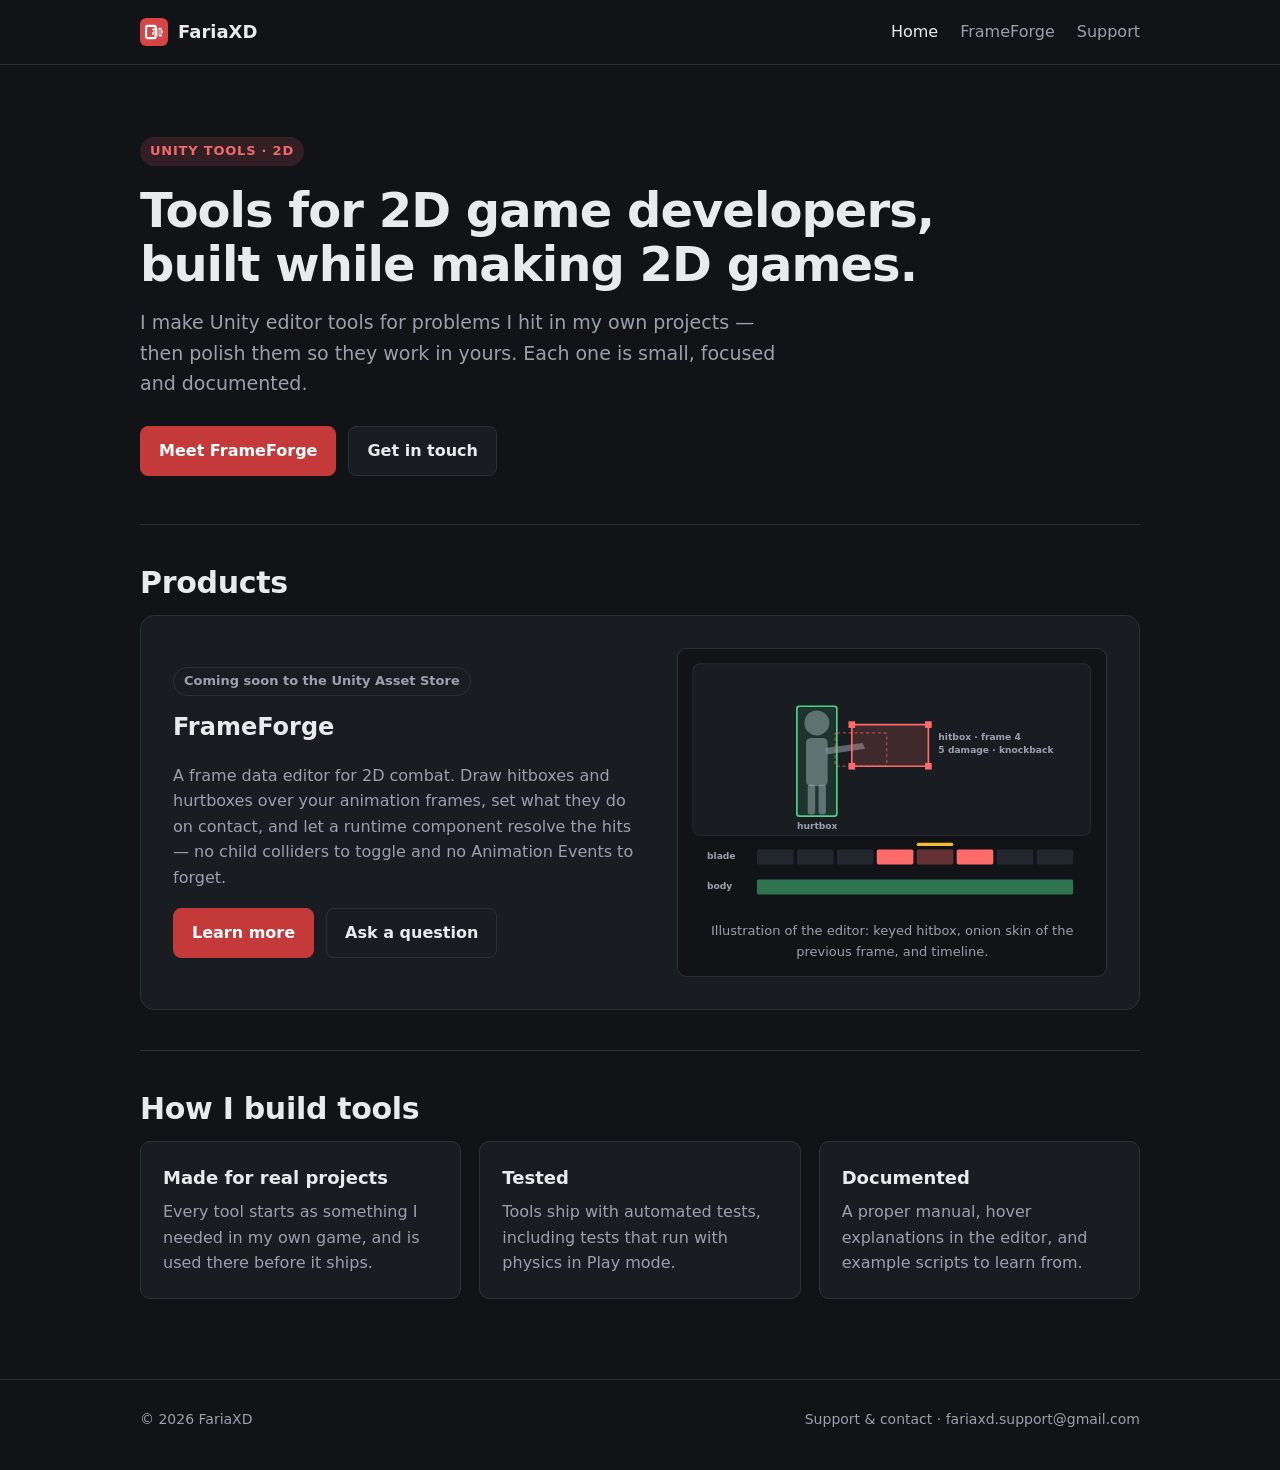
<file: index.html>
<!doctype html>
<html lang="en">
<head>
  <meta charset="utf-8">
  <meta name="viewport" content="width=device-width, initial-scale=1">
  <meta name="color-scheme" content="dark">
  <title>FariaXD — Tools for 2D game developers</title>
  <meta name="description" content="FariaXD makes Unity tools for 2D game developers, built while making 2D games. Home of FrameForge, a frame data editor for 2D combat.">
  <link rel="icon" href="/assets/logo.svg" type="image/svg+xml">
  <link rel="stylesheet" href="/assets/style.css">
</head>
<body>
  <header class="site-header">
    <div class="wrap">
      <a class="logo" href="/"><img src="/assets/logo.svg" alt="" width="28" height="28"> FariaXD</a>
      <nav class="nav" aria-label="Main">
        <a href="/" aria-current="page">Home</a>
        <a href="/frameforge/">FrameForge</a>
        <a href="/support/">Support</a>
      </nav>
    </div>
  </header>

  <main>
    <div class="wrap">
      <section class="hero">
        <span class="eyebrow">Unity tools · 2D</span>
        <h1>Tools for 2D game developers,<br>built while making 2D games.</h1>
        <p class="lead">I make Unity editor tools for problems I hit in my own projects — then polish them
          so they work in yours. Each one is small, focused and documented.</p>
        <div class="actions">
          <a class="btn primary" href="/frameforge/">Meet FrameForge</a>
          <a class="btn" href="/support/">Get in touch</a>
        </div>
      </section>

      <section>
        <h2>Products</h2>
        <div class="product">
          <div>
            <span class="status">Coming soon to the Unity Asset Store</span>
            <h3 style="font-size:24px">FrameForge</h3>
            <p>A frame data editor for 2D combat. Draw hitboxes and hurtboxes over your animation
              frames, set what they do on contact, and let a runtime component resolve the hits —
              no child colliders to toggle and no Animation Events to forget.</p>
            <div class="actions" style="margin-top:18px">
              <a class="btn primary" href="/frameforge/">Learn more</a>
              <a class="btn" href="/support/">Ask a question</a>
            </div>
          </div>
          <figure class="figure" style="margin:0">
            <svg viewBox="0 0 480 300" role="img" aria-label="Diagram of the FrameForge editor: a character with a red hitbox in front of it and a green hurtbox around it, above a frame timeline.">
              <rect class="ill-panel" x="1" y="1" width="478" height="206" rx="8"/>
              <circle class="ill-body" cx="150" cy="72" r="15"/>
              <rect class="ill-body" x="137" y="90" width="26" height="58" rx="6"/>
              <rect class="ill-body" x="139" y="146" width="9" height="36" rx="3"/>
              <rect class="ill-body" x="152" y="146" width="9" height="36" rx="3"/>
              <path class="ill-body" d="M160 102 L205 96 L208 103 L162 110 Z"/>
              <rect class="ill-hurt" x="126" y="52" width="48" height="132" rx="3"/>
              <rect class="ill-ghost" x="172" y="84" width="62" height="40" rx="2"/>
              <rect class="ill-hit" x="192" y="74" width="92" height="50" rx="2"/>
              <rect class="ill-grip" x="188" y="70" width="8" height="8"/>
              <rect class="ill-grip" x="280" y="70" width="8" height="8"/>
              <rect class="ill-grip" x="188" y="120" width="8" height="8"/>
              <rect class="ill-grip" x="280" y="120" width="8" height="8"/>
              <text class="ill-text" x="296" y="92">hitbox · frame 4</text>
              <text class="ill-text" x="296" y="108">5 damage · knockback</text>
              <text class="ill-text" x="126" y="199">hurtbox</text>
              <text class="ill-text" x="18" y="236">blade</text>
              <text class="ill-text" x="18" y="272">body</text>
              <g transform="translate(78 224)">
                <rect class="ill-cell" x="0" y="0" width="44" height="18" rx="2"/>
                <rect class="ill-cell" x="48" y="0" width="44" height="18" rx="2"/>
                <rect class="ill-cell" x="96" y="0" width="44" height="18" rx="2"/>
                <rect class="ill-cell-hit" x="144" y="0" width="44" height="18" rx="2"/>
                <rect class="ill-cell-hit-soft" x="192" y="0" width="44" height="18" rx="2"/>
                <rect class="ill-cell-hit" x="240" y="0" width="44" height="18" rx="2"/>
                <rect class="ill-cell" x="288" y="0" width="44" height="18" rx="2"/>
                <rect class="ill-cell" x="336" y="0" width="44" height="18" rx="2"/>
                <rect class="ill-cell-hurt" x="0" y="36" width="380" height="18" rx="2"/>
                <rect class="ill-now" x="192" y="-8" width="44" height="4" rx="2"/>
              </g>
            </svg>
            <figcaption>Illustration of the editor: keyed hitbox, onion skin of the previous frame, and timeline.</figcaption>
          </figure>
        </div>
      </section>

      <section>
        <h2>How I build tools</h2>
        <div class="grid">
          <div class="card">
            <h3>Made for real projects</h3>
            <p>Every tool starts as something I needed in my own game, and is used there before it ships.</p>
          </div>
          <div class="card">
            <h3>Tested</h3>
            <p>Tools ship with automated tests, including tests that run with physics in Play mode.</p>
          </div>
          <div class="card">
            <h3>Documented</h3>
            <p>A proper manual, hover explanations in the editor, and example scripts to learn from.</p>
          </div>
        </div>
      </section>
    </div>
  </main>

  <footer class="site-footer">
    <div class="wrap">
      <span>© 2026 FariaXD</span>
      <span><a href="/support/">Support &amp; contact</a> · <a href="mailto:fariaxd.support@gmail.com">fariaxd.support@gmail.com</a></span>
    </div>
  </footer>
</body>
</html>
</file>
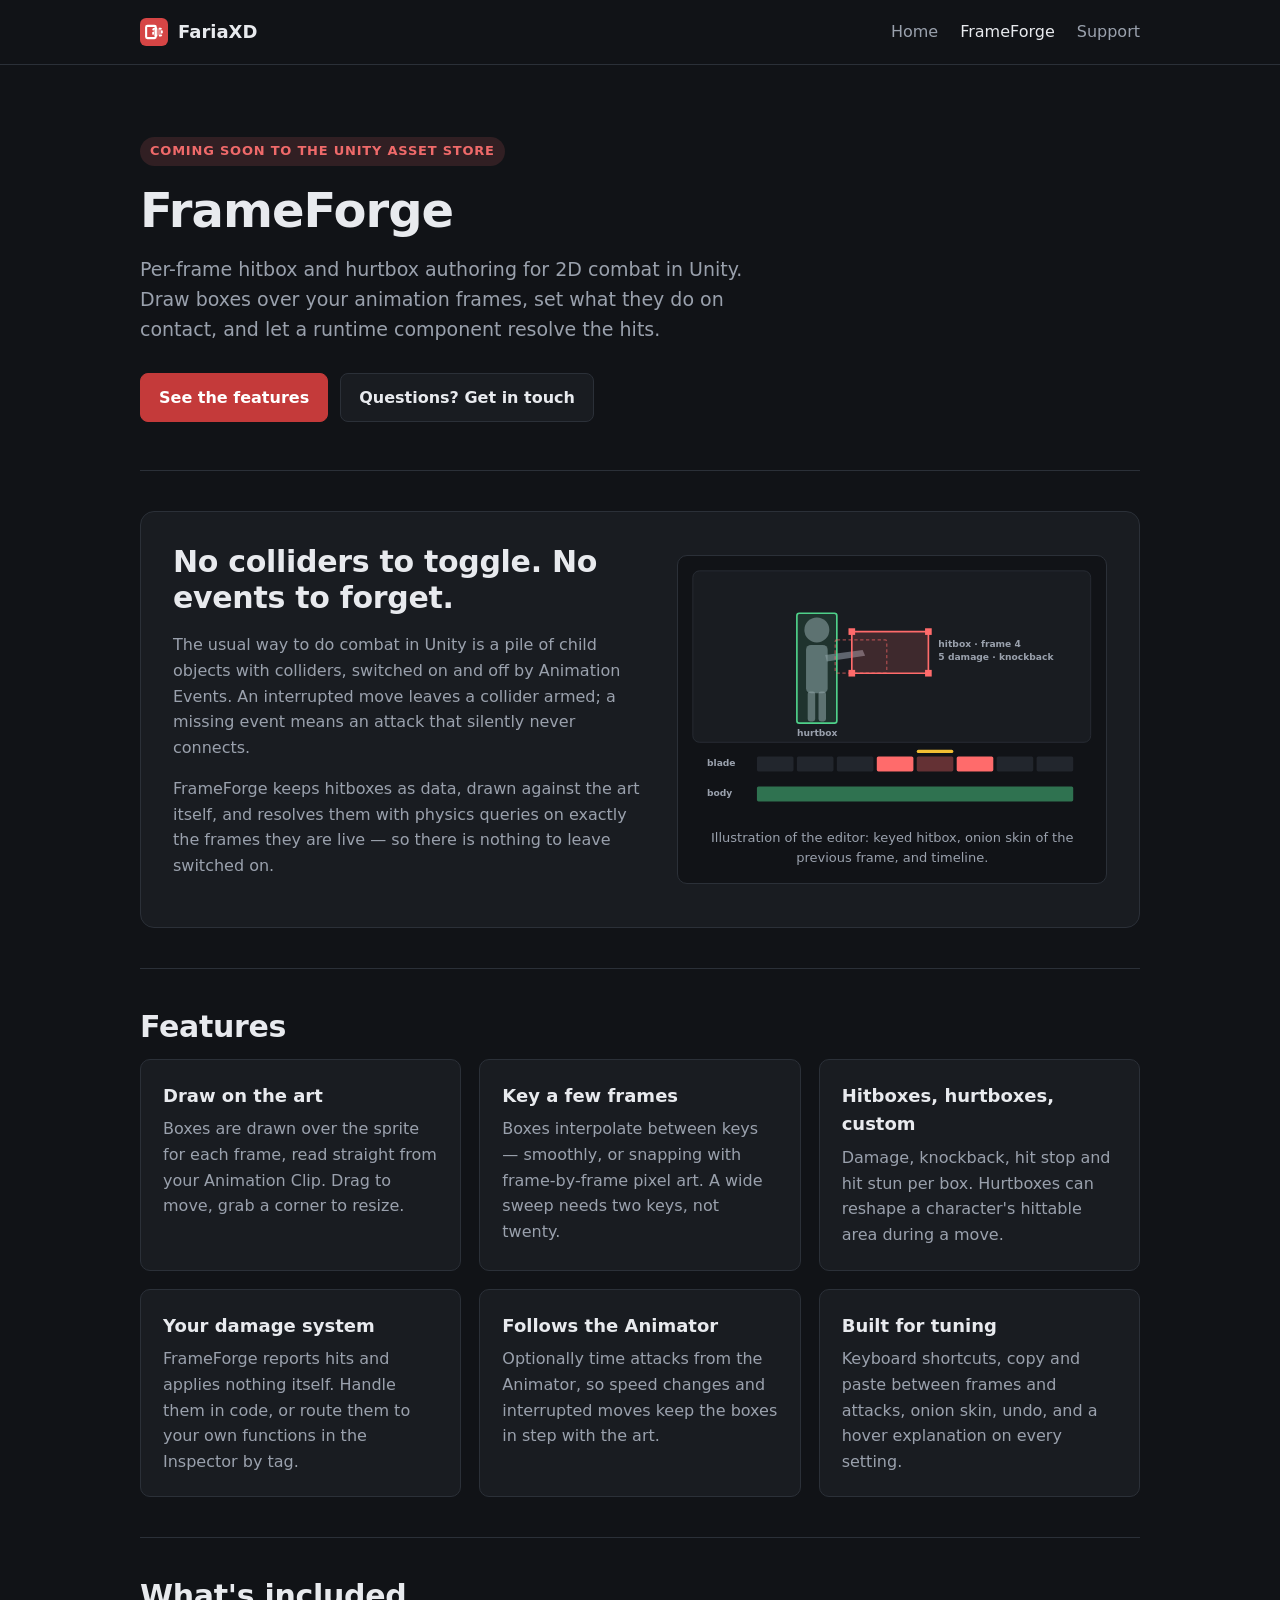
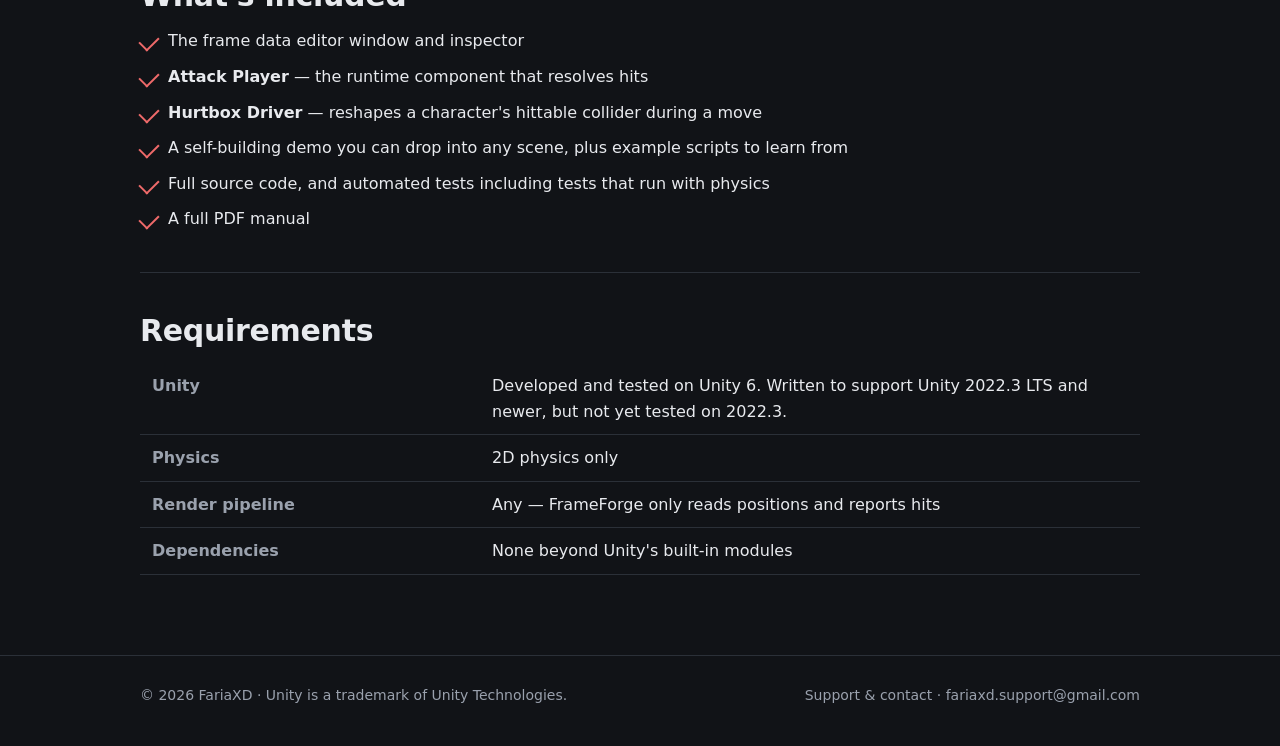
<file: frameforge/index.html>
<!doctype html>
<html lang="en">
<head>
  <meta charset="utf-8">
  <meta name="viewport" content="width=device-width, initial-scale=1">
  <meta name="color-scheme" content="dark">
  <title>FrameForge — Frame data editor for 2D combat in Unity</title>
  <meta name="description" content="FrameForge: draw hitboxes and hurtboxes over your animation frames in Unity, set what they do on contact, and let a runtime component resolve the hits.">
  <link rel="icon" href="/assets/logo.svg" type="image/svg+xml">
  <link rel="stylesheet" href="/assets/style.css">
</head>
<body>
  <header class="site-header">
    <div class="wrap">
      <a class="logo" href="/"><img src="/assets/logo.svg" alt="" width="28" height="28"> FariaXD</a>
      <nav class="nav" aria-label="Main">
        <a href="/">Home</a>
        <a href="/frameforge/" aria-current="page">FrameForge</a>
        <a href="/support/">Support</a>
      </nav>
    </div>
  </header>

  <main>
    <div class="wrap">
      <section class="hero">
        <span class="eyebrow">Coming soon to the Unity Asset Store</span>
        <h1>FrameForge</h1>
        <p class="lead">Per-frame hitbox and hurtbox authoring for 2D combat in Unity. Draw boxes over your
          animation frames, set what they do on contact, and let a runtime component resolve the hits.</p>
        <div class="actions">
          <a class="btn primary" href="#features">See the features</a>
          <a class="btn" href="/support/">Questions? Get in touch</a>
        </div>
      </section>

      <section>
        <div class="product">
          <div>
            <h2>No colliders to toggle. No events to forget.</h2>
            <p>The usual way to do combat in Unity is a pile of child objects with colliders, switched on and
              off by Animation Events. An interrupted move leaves a collider armed; a missing event means an
              attack that silently never connects.</p>
            <p>FrameForge keeps hitboxes as data, drawn against the art itself, and resolves them with physics
              queries on exactly the frames they are live — so there is nothing to leave switched on.</p>
          </div>
          <figure class="figure" style="margin:0">
            <svg viewBox="0 0 480 300" role="img" aria-label="Diagram of the FrameForge editor: a character with a red hitbox in front of it and a green hurtbox around it, above a frame timeline.">
              <rect class="ill-panel" x="1" y="1" width="478" height="206" rx="8"/>
              <circle class="ill-body" cx="150" cy="72" r="15"/>
              <rect class="ill-body" x="137" y="90" width="26" height="58" rx="6"/>
              <rect class="ill-body" x="139" y="146" width="9" height="36" rx="3"/>
              <rect class="ill-body" x="152" y="146" width="9" height="36" rx="3"/>
              <path class="ill-body" d="M160 102 L205 96 L208 103 L162 110 Z"/>
              <rect class="ill-hurt" x="126" y="52" width="48" height="132" rx="3"/>
              <rect class="ill-ghost" x="172" y="84" width="62" height="40" rx="2"/>
              <rect class="ill-hit" x="192" y="74" width="92" height="50" rx="2"/>
              <rect class="ill-grip" x="188" y="70" width="8" height="8"/>
              <rect class="ill-grip" x="280" y="70" width="8" height="8"/>
              <rect class="ill-grip" x="188" y="120" width="8" height="8"/>
              <rect class="ill-grip" x="280" y="120" width="8" height="8"/>
              <text class="ill-text" x="296" y="92">hitbox · frame 4</text>
              <text class="ill-text" x="296" y="108">5 damage · knockback</text>
              <text class="ill-text" x="126" y="199">hurtbox</text>
              <text class="ill-text" x="18" y="236">blade</text>
              <text class="ill-text" x="18" y="272">body</text>
              <g transform="translate(78 224)">
                <rect class="ill-cell" x="0" y="0" width="44" height="18" rx="2"/>
                <rect class="ill-cell" x="48" y="0" width="44" height="18" rx="2"/>
                <rect class="ill-cell" x="96" y="0" width="44" height="18" rx="2"/>
                <rect class="ill-cell-hit" x="144" y="0" width="44" height="18" rx="2"/>
                <rect class="ill-cell-hit-soft" x="192" y="0" width="44" height="18" rx="2"/>
                <rect class="ill-cell-hit" x="240" y="0" width="44" height="18" rx="2"/>
                <rect class="ill-cell" x="288" y="0" width="44" height="18" rx="2"/>
                <rect class="ill-cell" x="336" y="0" width="44" height="18" rx="2"/>
                <rect class="ill-cell-hurt" x="0" y="36" width="380" height="18" rx="2"/>
                <rect class="ill-now" x="192" y="-8" width="44" height="4" rx="2"/>
              </g>
            </svg>
            <figcaption>Illustration of the editor: keyed hitbox, onion skin of the previous frame, and timeline.</figcaption>
          </figure>
        </div>
      </section>

      <section id="features">
        <h2>Features</h2>
        <div class="grid">
          <div class="card">
            <h3>Draw on the art</h3>
            <p>Boxes are drawn over the sprite for each frame, read straight from your Animation Clip. Drag to move, grab a corner to resize.</p>
          </div>
          <div class="card">
            <h3>Key a few frames</h3>
            <p>Boxes interpolate between keys — smoothly, or snapping with frame-by-frame pixel art. A wide sweep needs two keys, not twenty.</p>
          </div>
          <div class="card">
            <h3>Hitboxes, hurtboxes, custom</h3>
            <p>Damage, knockback, hit stop and hit stun per box. Hurtboxes can reshape a character's hittable area during a move.</p>
          </div>
          <div class="card">
            <h3>Your damage system</h3>
            <p>FrameForge reports hits and applies nothing itself. Handle them in code, or route them to your own functions in the Inspector by tag.</p>
          </div>
          <div class="card">
            <h3>Follows the Animator</h3>
            <p>Optionally time attacks from the Animator, so speed changes and interrupted moves keep the boxes in step with the art.</p>
          </div>
          <div class="card">
            <h3>Built for tuning</h3>
            <p>Keyboard shortcuts, copy and paste between frames and attacks, onion skin, undo, and a hover explanation on every setting.</p>
          </div>
        </div>
      </section>

      <section>
        <h2>What's included</h2>
        <ul class="checks">
          <li>The frame data editor window and inspector</li>
          <li><strong>Attack Player</strong> — the runtime component that resolves hits</li>
          <li><strong>Hurtbox Driver</strong> — reshapes a character's hittable collider during a move</li>
          <li>A self-building demo you can drop into any scene, plus example scripts to learn from</li>
          <li>Full source code, and automated tests including tests that run with physics</li>
          <li>A full PDF manual</li>
        </ul>
      </section>

      <section>
        <h2>Requirements</h2>
        <table class="specs">
          <tr><th>Unity</th><td>Developed and tested on Unity 6. Written to support Unity 2022.3 LTS and newer, but not yet tested on 2022.3.</td></tr>
          <tr><th>Physics</th><td>2D physics only</td></tr>
          <tr><th>Render pipeline</th><td>Any — FrameForge only reads positions and reports hits</td></tr>
          <tr><th>Dependencies</th><td>None beyond Unity's built-in modules</td></tr>
        </table>
      </section>
    </div>
  </main>

  <footer class="site-footer">
    <div class="wrap">
      <span>© 2026 FariaXD · Unity is a trademark of Unity Technologies.</span>
      <span><a href="/support/">Support &amp; contact</a> · <a href="mailto:fariaxd.support@gmail.com">fariaxd.support@gmail.com</a></span>
    </div>
  </footer>
</body>
</html>
</file>
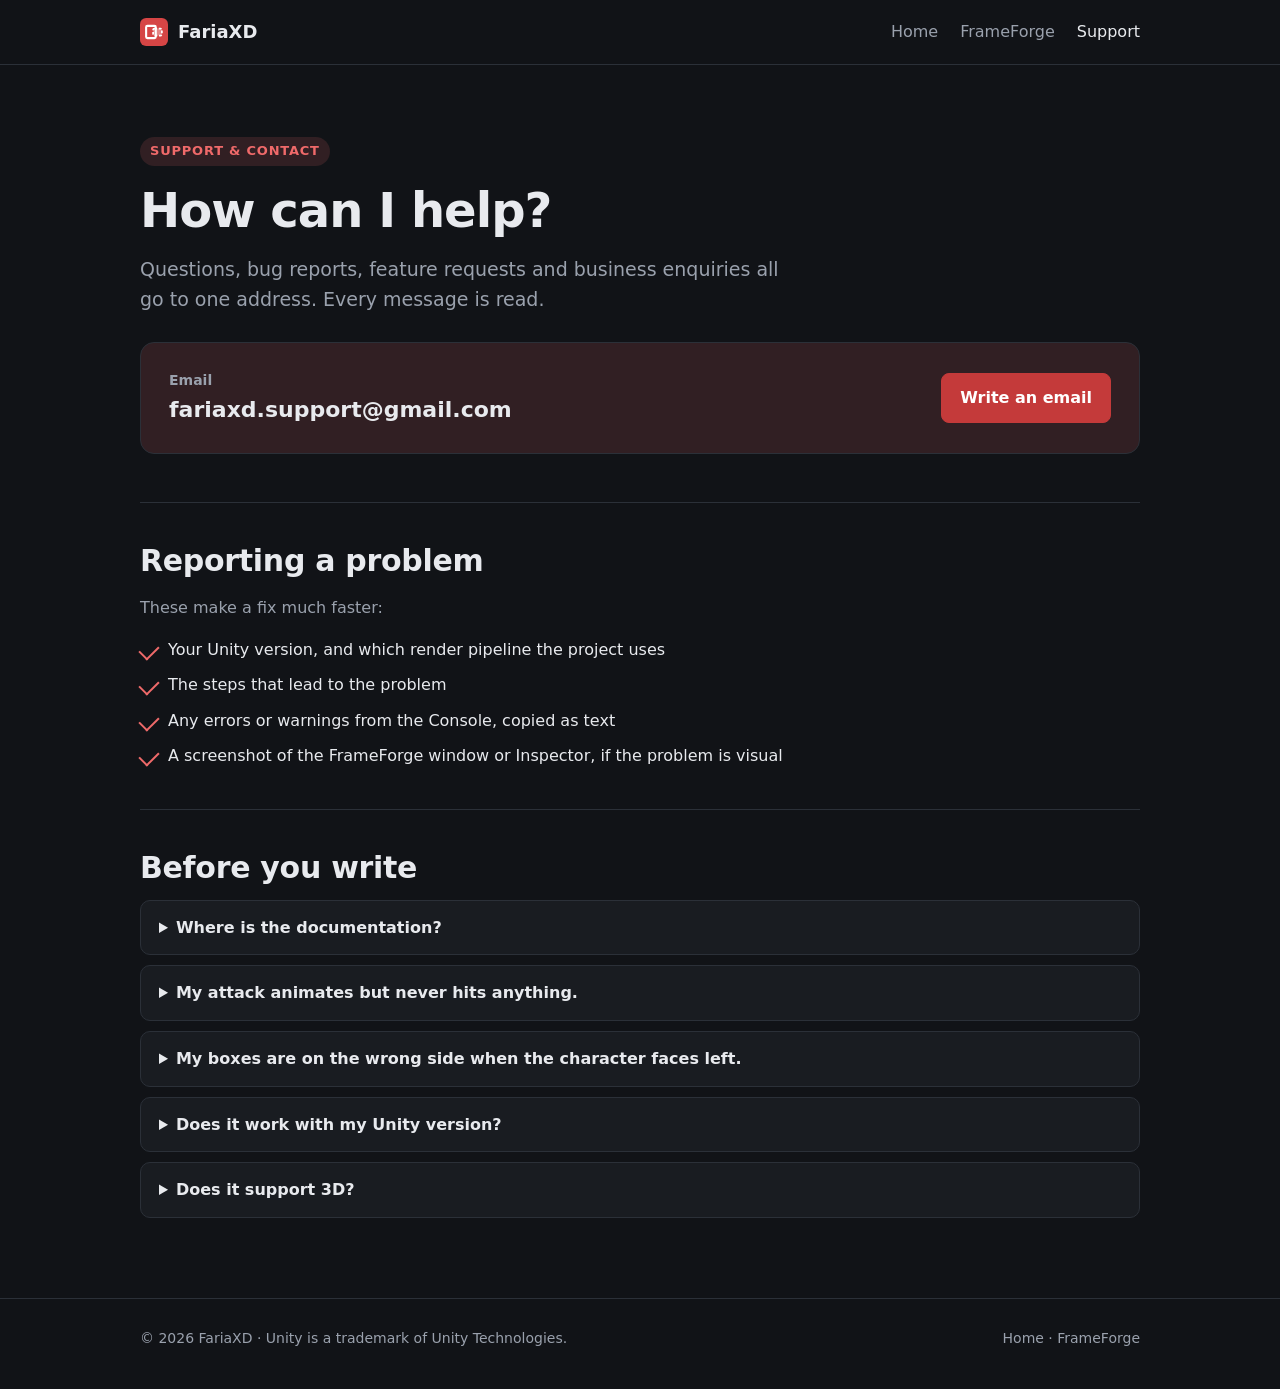
<file: support/index.html>
<!doctype html>
<html lang="en">
<head>
  <meta charset="utf-8">
  <meta name="viewport" content="width=device-width, initial-scale=1">
  <meta name="color-scheme" content="dark">
  <title>Support &amp; contact — FariaXD</title>
  <meta name="description" content="Get help with FariaXD's Unity tools, including FrameForge. Contact support by email.">
  <link rel="icon" href="/assets/logo.svg" type="image/svg+xml">
  <link rel="stylesheet" href="/assets/style.css">
</head>
<body>
  <header class="site-header">
    <div class="wrap">
      <a class="logo" href="/"><img src="/assets/logo.svg" alt="" width="28" height="28"> FariaXD</a>
      <nav class="nav" aria-label="Main">
        <a href="/">Home</a>
        <a href="/frameforge/">FrameForge</a>
        <a href="/support/" aria-current="page">Support</a>
      </nav>
    </div>
  </header>

  <main>
    <div class="wrap">
      <section class="hero">
        <span class="eyebrow">Support &amp; contact</span>
        <h1>How can I help?</h1>
        <p class="lead">Questions, bug reports, feature requests and business enquiries all go to one
          address. Every message is read.</p>

        <div class="contact-box">
          <div>
            <div class="muted" style="font-size:14px;font-weight:600">Email</div>
            <div class="email">fariaxd.support@gmail.com</div>
          </div>
          <a class="btn primary" href="mailto:fariaxd.support@gmail.com?subject=FrameForge%20support">Write an email</a>
        </div>
      </section>

      <section>
        <h2>Reporting a problem</h2>
        <p class="muted">These make a fix much faster:</p>
        <ul class="checks">
          <li>Your Unity version, and which render pipeline the project uses</li>
          <li>The steps that lead to the problem</li>
          <li>Any errors or warnings from the Console, copied as text</li>
          <li>A screenshot of the FrameForge window or Inspector, if the problem is visual</li>
        </ul>
      </section>

      <section>
        <h2>Before you write</h2>
        <details>
          <summary>Where is the documentation?</summary>
          <p>The full manual comes with the package, as a PDF in <code>Assets/FrameForge/Documentation</code>.
            The <code>README.md</code> in <code>Assets/FrameForge</code> has the same content.</p>
        </details>
        <details>
          <summary>My attack animates but never hits anything.</summary>
          <p>Check the Attack Player's <strong>Hit Mask</strong> includes the target's layer, and that
            <strong>Query Triggers</strong> is on if the target's collider is a trigger — a Hurtbox Driver's collider always is.</p>
        </details>
        <details>
          <summary>My boxes are on the wrong side when the character faces left.</summary>
          <p>Author every box facing right, and set the Attack Player's <code>FacingSign</code> to -1 when the
            character faces left. FrameForge mirrors the boxes for you.</p>
        </details>
        <details>
          <summary>Does it work with my Unity version?</summary>
          <p>FrameForge is developed and tested on Unity 6, and written to support Unity 2022.3 LTS and newer.
            If you hit a compile error on an older version, email me and it will be fixed.</p>
        </details>
        <details>
          <summary>Does it support 3D?</summary>
          <p>Not at the moment — FrameForge is built for 2D physics.</p>
        </details>
      </section>
    </div>
  </main>

  <footer class="site-footer">
    <div class="wrap">
      <span>© 2026 FariaXD · Unity is a trademark of Unity Technologies.</span>
      <span><a href="/">Home</a> · <a href="/frameforge/">FrameForge</a></span>
    </div>
  </footer>
</body>
</html>
</file>
<file: assets/style.css>
/* FariaXD site - one stylesheet for every page. Dark only, whatever the visitor's system uses. */

:root {
  /* Tells the browser the page is dark, so scrollbars, form controls and the flash before the
     stylesheet loads are dark too instead of white. */
  color-scheme: dark;

  --bg: #111317;
  --surface: #191c21;
  --surface-2: #22262d;
  --text: #e8eaee;
  --muted: #9aa1ad;
  --border: #2b3038;
  --accent: #ef6a6a;
  --accent-soft: rgba(239, 106, 106, 0.14);
  --button: #c43a3a;
  --hit: #ff6b6b;
  --hurt: #4fd18a;
  --custom: #74a2ff;
  --radius: 10px;
  --max: 1040px;
}

* { box-sizing: border-box; }

html { -webkit-text-size-adjust: 100%; }

body {
  margin: 0;
  background: var(--bg);
  color: var(--text);
  font: 16px/1.6 "Segoe UI", system-ui, -apple-system, "Helvetica Neue", Arial, sans-serif;
}

a { color: var(--accent); text-decoration: none; }
a:hover { text-decoration: underline; }

.wrap { max-width: var(--max); margin: 0 auto; padding: 0 20px; }

/* ---------------------------------------------------------------- header */

.site-header { border-bottom: 1px solid var(--border); }

.site-header .wrap {
  display: flex;
  align-items: center;
  justify-content: space-between;
  gap: 16px;
  min-height: 64px;
  flex-wrap: wrap;
}

.logo {
  display: flex;
  align-items: center;
  gap: 10px;
  font-weight: 700;
  font-size: 18px;
  color: var(--text);
}
.logo:hover { text-decoration: none; }
.logo svg { width: 28px; height: 28px; }

.nav { display: flex; gap: 22px; flex-wrap: wrap; }
.nav a { color: var(--muted); font-weight: 500; }
.nav a:hover, .nav a[aria-current="page"] { color: var(--text); text-decoration: none; }

/* ---------------------------------------------------------------- sections */

.hero { padding: 72px 0 48px; }

.eyebrow {
  display: inline-block;
  font-size: 13px;
  font-weight: 600;
  letter-spacing: 0.06em;
  text-transform: uppercase;
  color: var(--accent);
  background: var(--accent-soft);
  padding: 4px 10px;
  border-radius: 999px;
  margin-bottom: 18px;
}

h1 { font-size: clamp(32px, 5vw, 48px); line-height: 1.12; margin: 0 0 16px; letter-spacing: -0.02em; }
h2 { font-size: clamp(24px, 3.2vw, 30px); line-height: 1.2; margin: 0 0 14px; letter-spacing: -0.01em; }
h3 { font-size: 18px; margin: 0 0 6px; }

.lead { font-size: 19px; color: var(--muted); max-width: 640px; margin: 0 0 28px; }

section { padding: 40px 0; }
section + section { border-top: 1px solid var(--border); }

.muted { color: var(--muted); }

/* ---------------------------------------------------------------- buttons */

.actions { display: flex; gap: 12px; flex-wrap: wrap; }

.btn {
  display: inline-flex;
  align-items: center;
  gap: 8px;
  padding: 11px 18px;
  border-radius: 8px;
  font-weight: 600;
  border: 1px solid var(--border);
  color: var(--text);
  background: var(--surface);
}
.btn:hover { text-decoration: none; background: var(--surface-2); }

.btn.primary { background: var(--button); border-color: var(--button); color: #fff; }
.btn.primary:hover { filter: brightness(1.08); background: var(--button); }

/* ---------------------------------------------------------------- cards */

.grid { display: grid; gap: 18px; grid-template-columns: repeat(auto-fit, minmax(240px, 1fr)); }

.card {
  background: var(--surface);
  border: 1px solid var(--border);
  border-radius: var(--radius);
  padding: 22px;
}
.card p { margin: 0; color: var(--muted); }

.product {
  display: grid;
  grid-template-columns: 1.1fr 1fr;
  gap: 32px;
  align-items: center;
  background: var(--surface);
  border: 1px solid var(--border);
  border-radius: 14px;
  padding: 32px;
}
.product p { color: var(--muted); }

.status {
  display: inline-block;
  font-size: 13px;
  font-weight: 600;
  padding: 3px 10px;
  border-radius: 999px;
  border: 1px solid var(--border);
  color: var(--muted);
  margin-bottom: 12px;
}

/* ---------------------------------------------------------------- editor illustration */

.figure {
  background: var(--bg);
  border: 1px solid var(--border);
  border-radius: var(--radius);
  padding: 14px;
}
.figure svg { display: block; width: 100%; height: auto; }
.figure figcaption { font-size: 13px; color: var(--muted); margin-top: 8px; text-align: center; }

/* ---------------------------------------------------------------- lists & tables */

.checks { list-style: none; padding: 0; margin: 0; display: grid; gap: 10px; }
.checks li { padding-left: 28px; position: relative; }
.checks li::before {
  content: "";
  position: absolute; left: 0; top: 7px;
  width: 16px; height: 10px;
  border-left: 2.5px solid var(--accent);
  border-bottom: 2.5px solid var(--accent);
  transform: rotate(-45deg);
}

.specs { width: 100%; border-collapse: collapse; }
.specs th, .specs td { text-align: left; padding: 10px 12px; border-bottom: 1px solid var(--border); vertical-align: top; }
.specs th { width: 34%; color: var(--muted); font-weight: 600; }

code { font-family: Consolas, "SF Mono", Menlo, monospace; font-size: 0.92em; background: var(--surface-2); padding: 1px 6px; border-radius: 5px; }

/* ---------------------------------------------------------------- contact */

.contact-box {
  display: flex;
  align-items: center;
  justify-content: space-between;
  gap: 18px;
  flex-wrap: wrap;
  background: var(--accent-soft);
  border: 1px solid var(--border);
  border-radius: 14px;
  padding: 26px 28px;
}
.contact-box .email { font-size: clamp(18px, 2.6vw, 22px); font-weight: 700; word-break: break-all; }

details {
  border: 1px solid var(--border);
  border-radius: var(--radius);
  padding: 14px 18px;
  background: var(--surface);
}
details + details { margin-top: 10px; }
summary { cursor: pointer; font-weight: 600; }
details p { margin: 10px 0 0; color: var(--muted); }

/* ---------------------------------------------------------------- footer */

.site-footer { border-top: 1px solid var(--border); padding: 28px 0 40px; margin-top: 40px; }
.site-footer .wrap { display: flex; justify-content: space-between; gap: 16px; flex-wrap: wrap; font-size: 14px; color: var(--muted); }
.site-footer a { color: var(--muted); }

/* ---------------------------------------------------------------- small screens */

@media (max-width: 760px) {
  .hero { padding: 48px 0 32px; }
  .product { grid-template-columns: 1fr; padding: 22px; }
  .specs th { width: 42%; }
}

/* ---------------------------------------------------------------- illustration colours */

.ill-panel { fill: var(--surface); stroke: var(--border); }
.ill-panel-2 { fill: var(--surface-2); }
.ill-line { stroke: var(--border); }
.ill-text { fill: var(--muted); font: 600 11px "Segoe UI", system-ui, sans-serif; }
.ill-body { fill: var(--muted); opacity: 0.55; }
.ill-hit { fill: var(--hit); fill-opacity: 0.16; stroke: var(--hit); stroke-width: 2; }
.ill-hurt { fill: var(--hurt); fill-opacity: 0.12; stroke: var(--hurt); stroke-width: 2; }
.ill-ghost { fill: none; stroke: var(--hit); stroke-opacity: 0.55; stroke-width: 1.5; stroke-dasharray: 4 3; }
.ill-grip { fill: var(--hit); }
.ill-cell { fill: var(--surface-2); }
.ill-cell-hit { fill: var(--hit); }
.ill-cell-hit-soft { fill: var(--hit); fill-opacity: 0.35; }
.ill-cell-hurt { fill: var(--hurt); fill-opacity: 0.5; }
.ill-now { fill: #f2bf33; }
</file>
